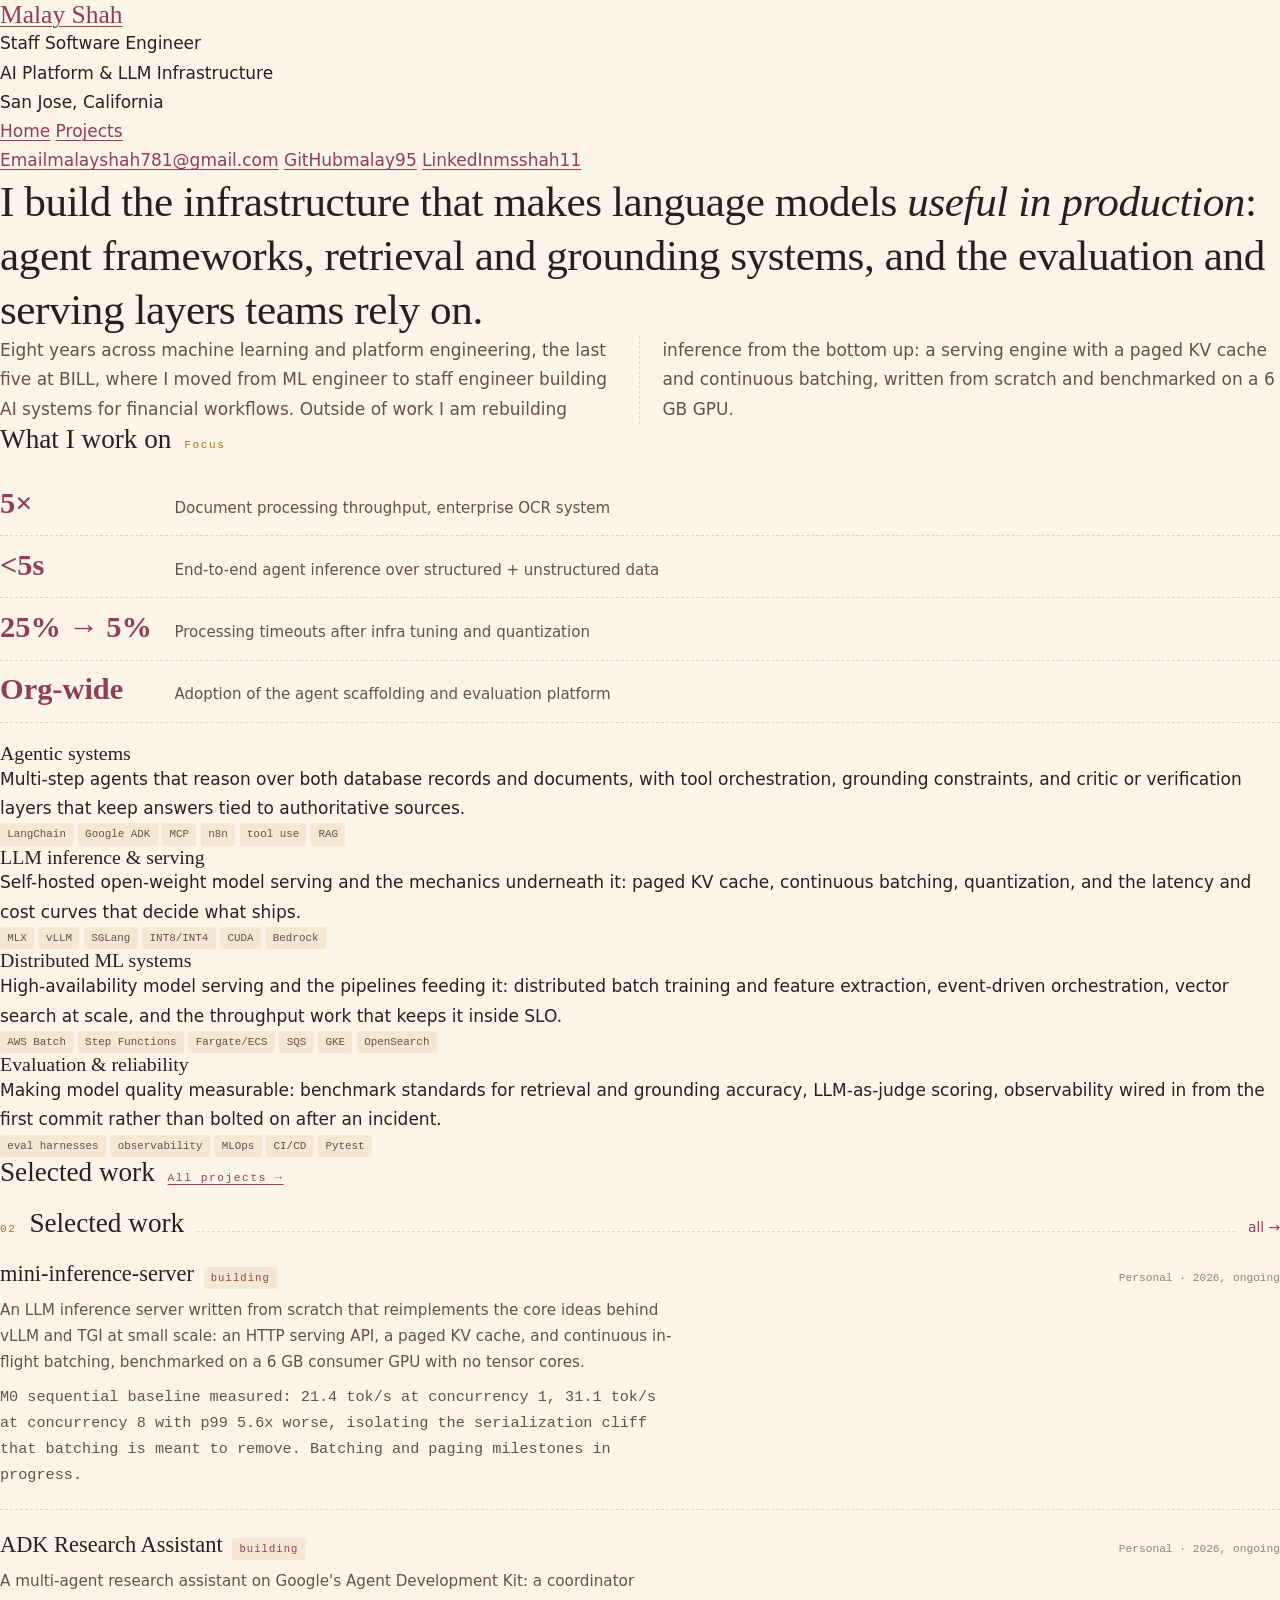
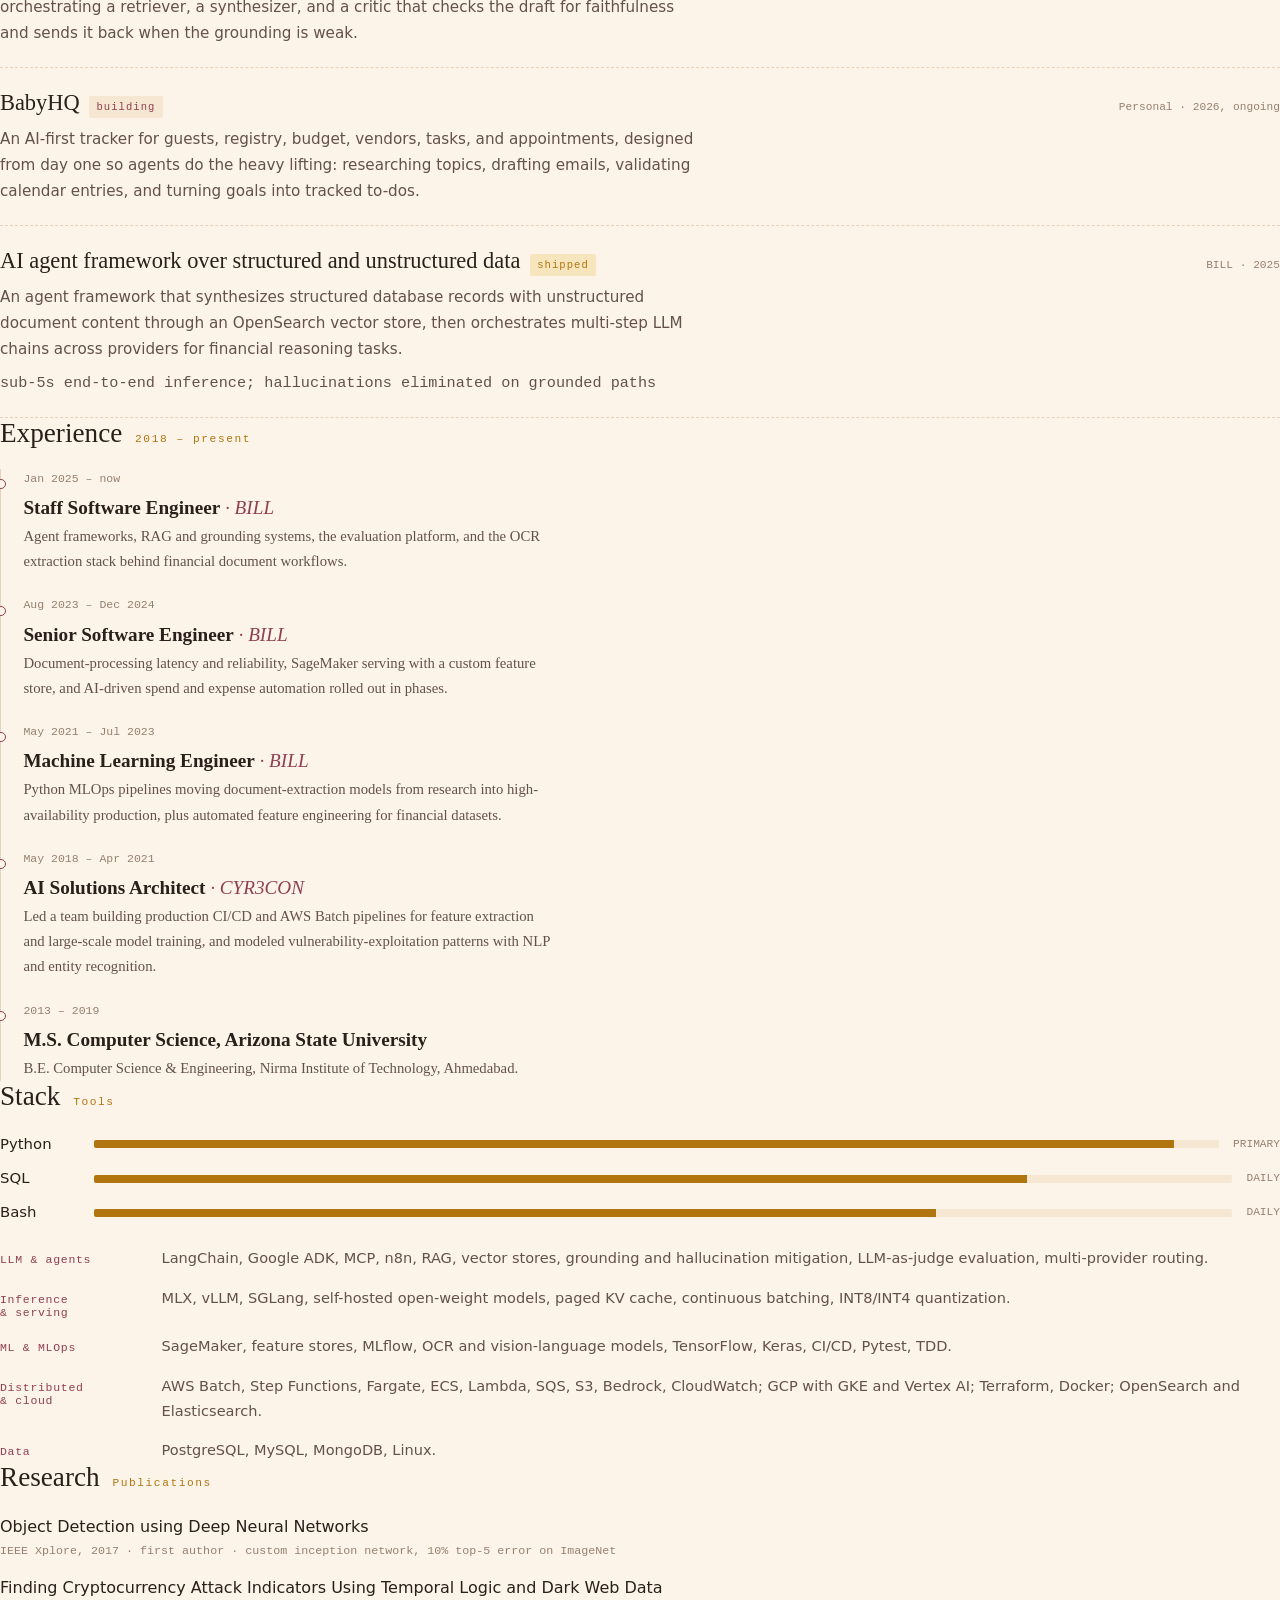
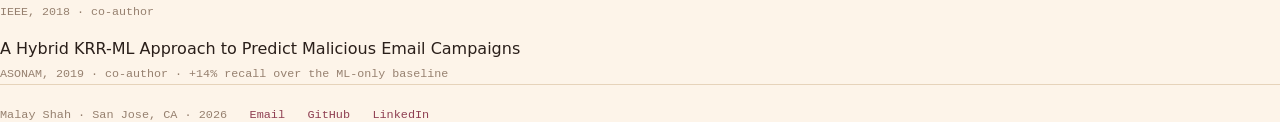
<file: index.html>
<!doctype html>
<html lang="en">
<head>
<meta charset="utf-8">
<meta name="viewport" content="width=device-width, initial-scale=1">
<title>Malay Shah — Staff Software Engineer, AI Platform &amp; LLM Infrastructure</title>
<meta name="description" content="Malay Shah builds production LLM and agent infrastructure: agent frameworks, RAG and grounding systems, evaluation platforms, and distributed ML serving.">
<meta name="author" content="Malay Shah">
<link rel="canonical" href="https://aboutme.malaysshah.com/">
<meta property="og:type" content="profile">
<meta property="og:title" content="Malay Shah — Staff Software Engineer, AI Platform &amp; LLM Infrastructure">
<meta property="og:description" content="Production LLM and agent infrastructure: agent frameworks, RAG and grounding, evaluation platforms, distributed ML serving.">
<meta property="og:url" content="https://aboutme.malaysshah.com/">
<meta name="twitter:card" content="summary">
<meta name="theme-color" content="#f6f7f6" media="(prefers-color-scheme: light)">
<meta name="theme-color" content="#0e1213" media="(prefers-color-scheme: dark)">
<link rel="icon" href="data:image/svg+xml,<svg xmlns='http://www.w3.org/2000/svg' viewBox='0 0 32 32'><rect width='32' height='32' rx='6' fill='%230d6f60'/><text x='16' y='22' font-family='Georgia,serif' font-size='17' fill='%23fff' text-anchor='middle'>M</text></svg>">
<link rel="stylesheet" href="assets/site.css">
</head>
<body>

<a class="skip" href="#main">Skip to content</a>

<div class="shell">
  <aside class="rail">
    <div class="namecard">
      <h1 class="name"><a href="index.html">Malay Shah</a></h1>
      <p class="role">Staff Software Engineer<br>AI Platform &amp; LLM Infrastructure</p>
      <p class="place">San Jose, California</p>
    </div>

    <!-- Tabs render from SITE.nav. The markup below is the no-JS fallback. -->
    <nav class="nav" data-nav aria-label="Sections">
      <a href="index.html" aria-current="page">Home</a>
      <a href="projects.html">Projects</a>
    </nav>

    <div class="contact" data-contact>
      <a href="mailto:malayshah781@gmail.com"><span>Email</span>malayshah781@gmail.com</a>
      <a href="https://github.com/malay95" rel="me noopener"><span>GitHub</span>malay95</a>
      <a href="https://linkedin.com/in/msshah11" rel="me noopener"><span>LinkedIn</span>msshah11</a>
    </div>
  </aside>

  <main class="main" id="main">
    <div>
      <p class="lede">I build the infrastructure that makes language models <em>useful in production</em>: agent frameworks, retrieval and grounding systems, and the evaluation and serving layers teams rely on.</p>
      <p class="sub">Eight years across machine learning and platform engineering, the last five at BILL, where I moved from ML engineer to staff engineer building AI systems for financial workflows. Outside of work I am rebuilding inference from the bottom up: a serving engine with a paged KV cache and continuous batching, written from scratch and benchmarked on a 6 GB GPU.</p>
    </div>

    <section id="focus">
      <div class="sec-head"><h2>What I work on</h2><span class="idx">Focus</span></div>

      <div class="readouts">
        <div class="readout"><b>5&times;</b><span>Document processing throughput, enterprise OCR system</span></div>
        <div class="readout"><b>&lt;5s</b><span>End-to-end agent inference over structured + unstructured data</span></div>
        <div class="readout"><b>25% &rarr; 5%</b><span>Processing timeouts after infra tuning and quantization</span></div>
        <div class="readout"><b>Org-wide</b><span>Adoption of the agent scaffolding and evaluation platform</span></div>
      </div>

      <div class="pillars">
        <div class="pillar">
          <h3>Agentic systems</h3>
          <p>Multi-step agents that reason over both database records and documents, with tool orchestration, grounding constraints, and critic or verification layers that keep answers tied to authoritative sources.</p>
          <div class="tags"><i>LangChain</i><i>Google ADK</i><i>MCP</i><i>n8n</i><i>tool use</i><i>RAG</i></div>
        </div>
        <div class="pillar">
          <h3>LLM inference &amp; serving</h3>
          <p>Self-hosted open-weight model serving and the mechanics underneath it: paged KV cache, continuous batching, quantization, and the latency and cost curves that decide what ships.</p>
          <div class="tags"><i>MLX</i><i>vLLM</i><i>SGLang</i><i>INT8/INT4</i><i>CUDA</i><i>Bedrock</i></div>
        </div>
        <div class="pillar">
          <h3>Distributed ML systems</h3>
          <p>High-availability model serving and the pipelines feeding it: distributed batch training and feature extraction, event-driven orchestration, vector search at scale, and the throughput work that keeps it inside SLO.</p>
          <div class="tags"><i>AWS Batch</i><i>Step Functions</i><i>Fargate/ECS</i><i>SQS</i><i>GKE</i><i>OpenSearch</i></div>
        </div>
        <div class="pillar">
          <h3>Evaluation &amp; reliability</h3>
          <p>Making model quality measurable: benchmark standards for retrieval and grounding accuracy, LLM-as-judge scoring, observability wired in from the first commit rather than bolted on after an incident.</p>
          <div class="tags"><i>eval harnesses</i><i>observability</i><i>MLOps</i><i>CI/CD</i><i>Pytest</i></div>
        </div>
      </div>
    </section>

    <section id="work">
      <div class="sec-head">
        <h2>Selected work</h2>
        <span class="idx"><a href="projects.html">All projects &rarr;</a></span>
      </div>
      <div class="work" data-featured></div>
      <noscript><p class="empty">Project cards need JavaScript. The full list also lives in <a href="projects.html">projects</a>.</p></noscript>
    </section>

    <section id="experience">
      <div class="sec-head"><h2>Experience</h2><span class="idx">2018 &ndash; present</span></div>
      <div class="roles">
        <div class="role-row">
          <div class="when">Jan 2025 &ndash; now</div>
          <div class="what">
            <strong>Staff Software Engineer</strong> <em>&middot; BILL</em>
            <p>Agent frameworks, RAG and grounding systems, the evaluation platform, and the OCR extraction stack behind financial document workflows.</p>
          </div>
        </div>
        <div class="role-row">
          <div class="when">Aug 2023 &ndash; Dec 2024</div>
          <div class="what">
            <strong>Senior Software Engineer</strong> <em>&middot; BILL</em>
            <p>Document-processing latency and reliability, SageMaker serving with a custom feature store, and AI-driven spend and expense automation rolled out in phases.</p>
          </div>
        </div>
        <div class="role-row">
          <div class="when">May 2021 &ndash; Jul 2023</div>
          <div class="what">
            <strong>Machine Learning Engineer</strong> <em>&middot; BILL</em>
            <p>Python MLOps pipelines moving document-extraction models from research into high-availability production, plus automated feature engineering for financial datasets.</p>
          </div>
        </div>
        <div class="role-row">
          <div class="when">May 2018 &ndash; Apr 2021</div>
          <div class="what">
            <strong>AI Solutions Architect</strong> <em>&middot; CYR3CON</em>
            <p>Led a team building production CI/CD and AWS Batch pipelines for feature extraction and large-scale model training, and modeled vulnerability-exploitation patterns with NLP and entity recognition.</p>
          </div>
        </div>
        <div class="role-row">
          <div class="when">2013 &ndash; 2019</div>
          <div class="what">
            <strong>M.S. Computer Science, Arizona State University</strong>
            <p>B.E. Computer Science &amp; Engineering, Nirma Institute of Technology, Ahmedabad.</p>
          </div>
        </div>
      </div>
    </section>

    <section id="stack">
      <div class="sec-head"><h2>Stack</h2><span class="idx">Tools</span></div>

      <div class="langs">
        <div class="lang"><span>Python</span><span class="bar"><i style="width:96%"></i></span><span class="lvl">PRIMARY</span></div>
        <div class="lang"><span>SQL</span><span class="bar"><i style="width:82%"></i></span><span class="lvl">DAILY</span></div>
        <div class="lang"><span>Bash</span><span class="bar"><i style="width:74%"></i></span><span class="lvl">DAILY</span></div>
      </div>

      <div class="stack">
        <div class="group">
          <h3>LLM &amp; agents</h3>
          <p>LangChain, Google ADK, MCP, n8n, RAG, vector stores, grounding and hallucination mitigation, LLM-as-judge evaluation, multi-provider routing.</p>
        </div>
        <div class="group">
          <h3>Inference &amp; serving</h3>
          <p>MLX, vLLM, SGLang, self-hosted open-weight models, paged KV cache, continuous batching, INT8/INT4 quantization.</p>
        </div>
        <div class="group">
          <h3>ML &amp; MLOps</h3>
          <p>SageMaker, feature stores, MLflow, OCR and vision-language models, TensorFlow, Keras, CI/CD, Pytest, TDD.</p>
        </div>
        <div class="group">
          <h3>Distributed &amp; cloud</h3>
          <p>AWS Batch, Step Functions, Fargate, ECS, Lambda, SQS, S3, Bedrock, CloudWatch; GCP with GKE and Vertex AI; Terraform, Docker; OpenSearch and Elasticsearch.</p>
        </div>
        <div class="group">
          <h3>Data</h3>
          <p>PostgreSQL, MySQL, MongoDB, Linux.</p>
        </div>
      </div>
    </section>

    <section id="research">
      <div class="sec-head"><h2>Research</h2><span class="idx">Publications</span></div>
      <div class="pubs">
        <div class="pub">
          <b>Object Detection using Deep Neural Networks</b>
          <span>IEEE Xplore, 2017 &middot; first author &middot; custom inception network, 10% top-5 error on ImageNet</span>
        </div>
        <div class="pub">
          <b>Finding Cryptocurrency Attack Indicators Using Temporal Logic and Dark Web Data</b>
          <span>IEEE, 2018 &middot; co-author</span>
        </div>
        <div class="pub">
          <b>A Hybrid KRR-ML Approach to Predict Malicious Email Campaigns</b>
          <span>ASONAM, 2019 &middot; co-author &middot; +14% recall over the ML-only baseline</span>
        </div>
      </div>
    </section>

    <footer>
      <span>Malay Shah &middot; San Jose, CA &middot; <span data-year>2026</span></span>
      <a href="mailto:malayshah781@gmail.com">Email</a>
      <a href="https://github.com/malay95" rel="noopener">GitHub</a>
      <a href="https://linkedin.com/in/msshah11" rel="noopener">LinkedIn</a>
    </footer>
  </main>
</div>

<script src="data/projects.js"></script>
<script src="assets/site.js"></script>
</body>
</html>
</file>
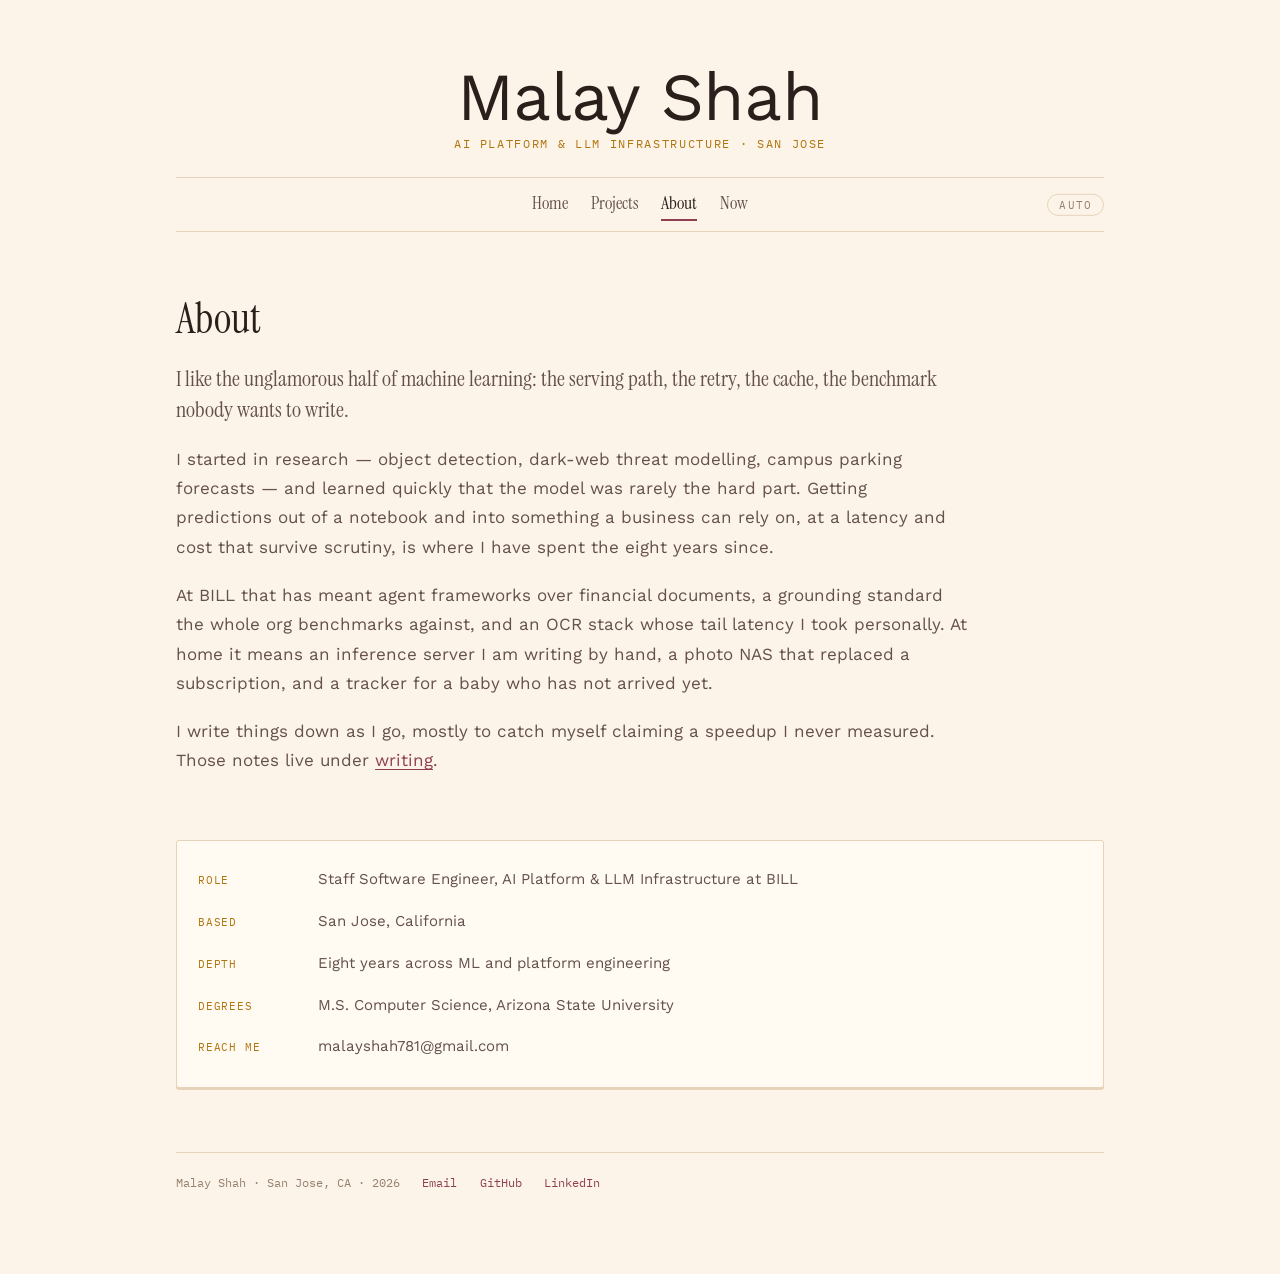
<file: about.html>
<!doctype html>
<html lang="en">
<head>
<meta charset="utf-8">
<meta name="viewport" content="width=device-width, initial-scale=1">
<title>About — Malay Shah</title>
<meta name="description" content="Eight years across machine learning and platform engineering, the last five building AI systems for financial workflows at BILL.">
<meta name="author" content="Malay Shah">
<link rel="canonical" href="https://aboutme.malaysshah.com/about.html">
<meta property="og:url" content="https://aboutme.malaysshah.com/about.html">
<meta property="og:type" content="website">
<meta property="og:title" content="About — Malay Shah">
<meta property="og:description" content="Eight years across machine learning and platform engineering, the last five building AI systems for financial workflows at BILL.">
<meta name="twitter:card" content="summary">
<meta name="theme-color" content="#fdf4e9" media="(prefers-color-scheme: light)">
<meta name="theme-color" content="#1a1411" media="(prefers-color-scheme: dark)">
<link rel="icon" href="data:image/svg+xml,<svg xmlns='http://www.w3.org/2000/svg' viewBox='0 0 32 32'><rect width='32' height='32' rx='6' fill='%238f3f52'/><text x='16' y='23' font-family='Georgia,serif' font-size='18' fill='%23fdf4e9' text-anchor='middle'>M</text></svg>">
<link rel="preconnect" href="https://fonts.googleapis.com">
<link rel="preconnect" href="https://fonts.gstatic.com" crossorigin>
<link href="https://fonts.googleapis.com/css2?family=Instrument+Serif:ital@0;1&family=Work+Sans:ital,wght@0,400;0,500;0,600;1,400&family=IBM+Plex+Mono:wght@400;500&display=swap" rel="stylesheet">
<link rel="stylesheet" href="assets/site.css">
</head>
<body>
<a class="skip" href="#main">Skip to content</a>
<div class="progress" aria-hidden="true"></div>

<div class="wrap">
  <header data-masthead>
    <!-- Rendered from SITE.nav. This markup is the no-JS fallback. -->
    <div style="display:flex;flex-direction:column;gap:.2rem">
      <p class="name"><a href="index.html">Malay Shah</a></p>
      <p class="kicker">AI PLATFORM &amp; LLM INFRASTRUCTURE &middot; SAN JOSE</p>
    </div>
    <nav class="tabs" aria-label="Sections">
      <a href="index.html">Home</a>
      <a href="writing.html">Writing</a>
      <a href="projects.html">Projects</a>
      <a href="about.html">About</a>
      <a href="now.html">Now</a>
    </nav>
  </header>

  <main id="main" style="display:flex;flex-direction:column;gap:clamp(2.5rem,6vw,4rem)">
    <div class="prose">
      <h1 style="font-size:clamp(2rem,5vw,2.6rem)">About</h1>
      <p class="big">I like the unglamorous half of machine learning: the serving path, the retry, the cache, the benchmark nobody wants to write.</p>
      <p>I started in research &mdash; object detection, dark-web threat modelling, campus parking forecasts &mdash; and learned quickly that the model was rarely the hard part. Getting predictions out of a notebook and into something a business can rely on, at a latency and cost that survive scrutiny, is where I have spent the eight years since.</p>
      <p>At BILL that has meant agent frameworks over financial documents, a grounding standard the whole org benchmarks against, and an OCR stack whose tail latency I took personally. At home it means an inference server I am writing by hand, a photo NAS that replaced a subscription, and a tracker for a baby who has not arrived yet.</p>
      <p>I write things down as I go, mostly to catch myself claiming a speedup I never measured. Those notes live under <a href="writing.html">writing</a>.</p>
    </div>
    <div data-facts class="facts"></div>
  </main>

  <footer>
    <span>Malay Shah &middot; San Jose, CA &middot; <span data-year>2026</span></span>
    <a href="mailto:malayshah781@gmail.com">Email</a>
    <a href="https://github.com/malay95" rel="me noopener">GitHub</a>
    <a href="https://linkedin.com/in/msshah11" rel="me noopener">LinkedIn</a>
  </footer>
</div>

<script src="data/site.js"></script>
<script src="assets/site.js"></script>
</body>
</html>
</file>
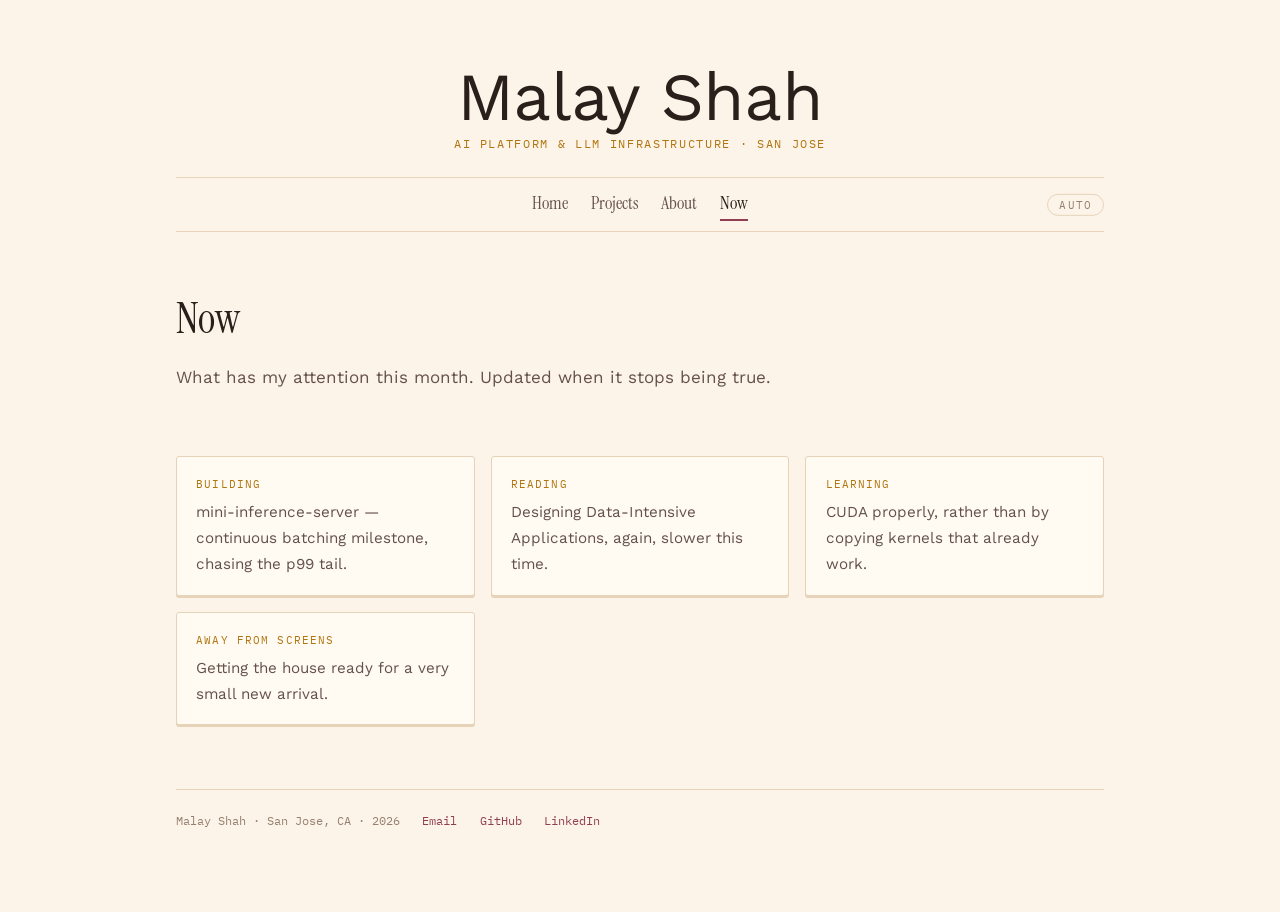
<file: now.html>
<!doctype html>
<html lang="en">
<head>
<meta charset="utf-8">
<meta name="viewport" content="width=device-width, initial-scale=1">
<title>Now — Malay Shah</title>
<meta name="description" content="What Malay Shah is building, reading, and learning this month.">
<meta name="author" content="Malay Shah">
<link rel="canonical" href="https://aboutme.malaysshah.com/now.html">
<meta property="og:url" content="https://aboutme.malaysshah.com/now.html">
<meta property="og:type" content="website">
<meta property="og:title" content="Now — Malay Shah">
<meta property="og:description" content="What Malay Shah is building, reading, and learning this month.">
<meta name="twitter:card" content="summary">
<meta name="theme-color" content="#fdf4e9" media="(prefers-color-scheme: light)">
<meta name="theme-color" content="#1a1411" media="(prefers-color-scheme: dark)">
<link rel="icon" href="data:image/svg+xml,<svg xmlns='http://www.w3.org/2000/svg' viewBox='0 0 32 32'><rect width='32' height='32' rx='6' fill='%238f3f52'/><text x='16' y='23' font-family='Georgia,serif' font-size='18' fill='%23fdf4e9' text-anchor='middle'>M</text></svg>">
<link rel="preconnect" href="https://fonts.googleapis.com">
<link rel="preconnect" href="https://fonts.gstatic.com" crossorigin>
<link href="https://fonts.googleapis.com/css2?family=Instrument+Serif:ital@0;1&family=Work+Sans:ital,wght@0,400;0,500;0,600;1,400&family=IBM+Plex+Mono:wght@400;500&display=swap" rel="stylesheet">
<link rel="stylesheet" href="assets/site.css">
</head>
<body>
<a class="skip" href="#main">Skip to content</a>
<div class="progress" aria-hidden="true"></div>

<div class="wrap">
  <header data-masthead>
    <!-- Rendered from SITE.nav. This markup is the no-JS fallback. -->
    <div style="display:flex;flex-direction:column;gap:.2rem">
      <p class="name"><a href="index.html">Malay Shah</a></p>
      <p class="kicker">AI PLATFORM &amp; LLM INFRASTRUCTURE &middot; SAN JOSE</p>
    </div>
    <nav class="tabs" aria-label="Sections">
      <a href="index.html">Home</a>
      <a href="writing.html">Writing</a>
      <a href="projects.html">Projects</a>
      <a href="about.html">About</a>
      <a href="now.html">Now</a>
    </nav>
  </header>

  <main id="main" style="display:flex;flex-direction:column;gap:clamp(2.5rem,6vw,4rem)">
    <div class="prose">
      <h1 style="font-size:clamp(2rem,5vw,2.6rem)">Now</h1>
      <p>What has my attention this month. Updated when it stops being true.</p>
    </div>
    <div data-now class="nowgrid"></div>
  </main>

  <footer>
    <span>Malay Shah &middot; San Jose, CA &middot; <span data-year>2026</span></span>
    <a href="mailto:malayshah781@gmail.com">Email</a>
    <a href="https://github.com/malay95" rel="me noopener">GitHub</a>
    <a href="https://linkedin.com/in/msshah11" rel="me noopener">LinkedIn</a>
  </footer>
</div>

<script src="data/site.js"></script>
<script src="assets/site.js"></script>
</body>
</html>
</file>
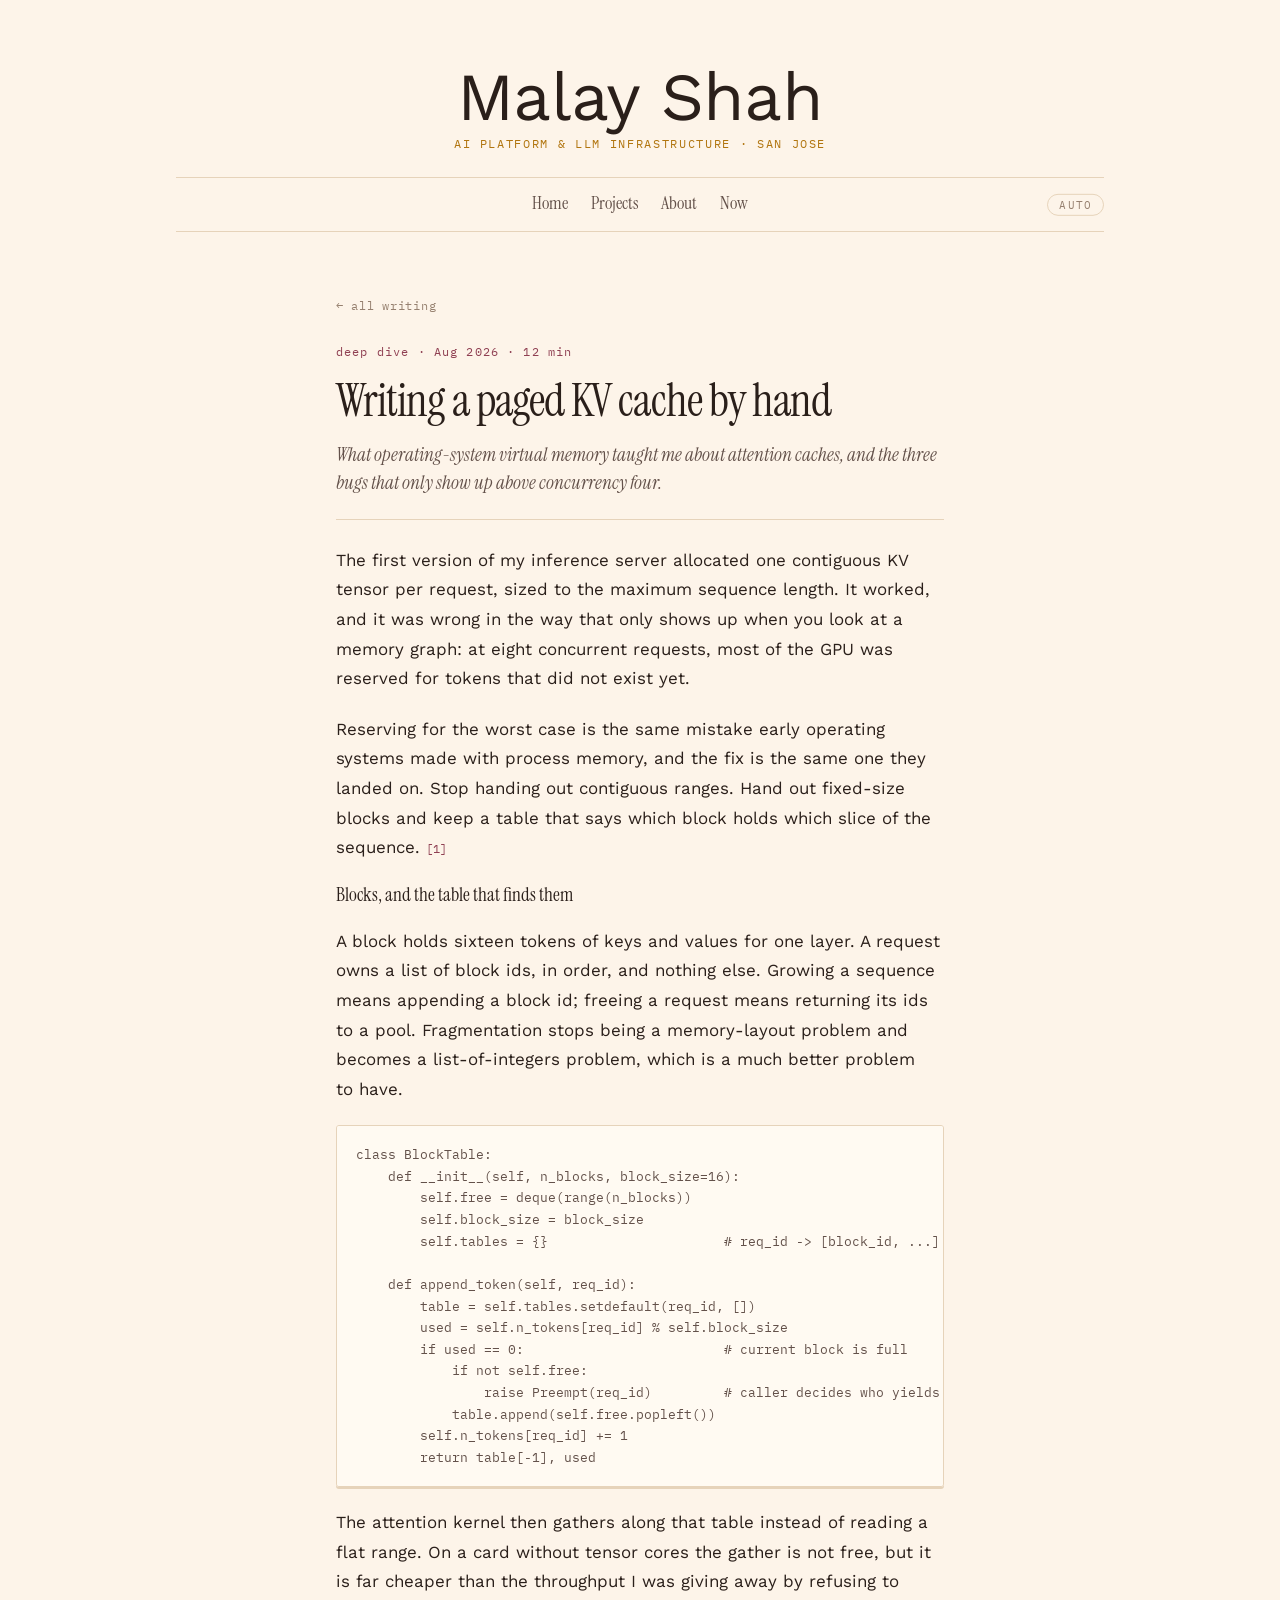
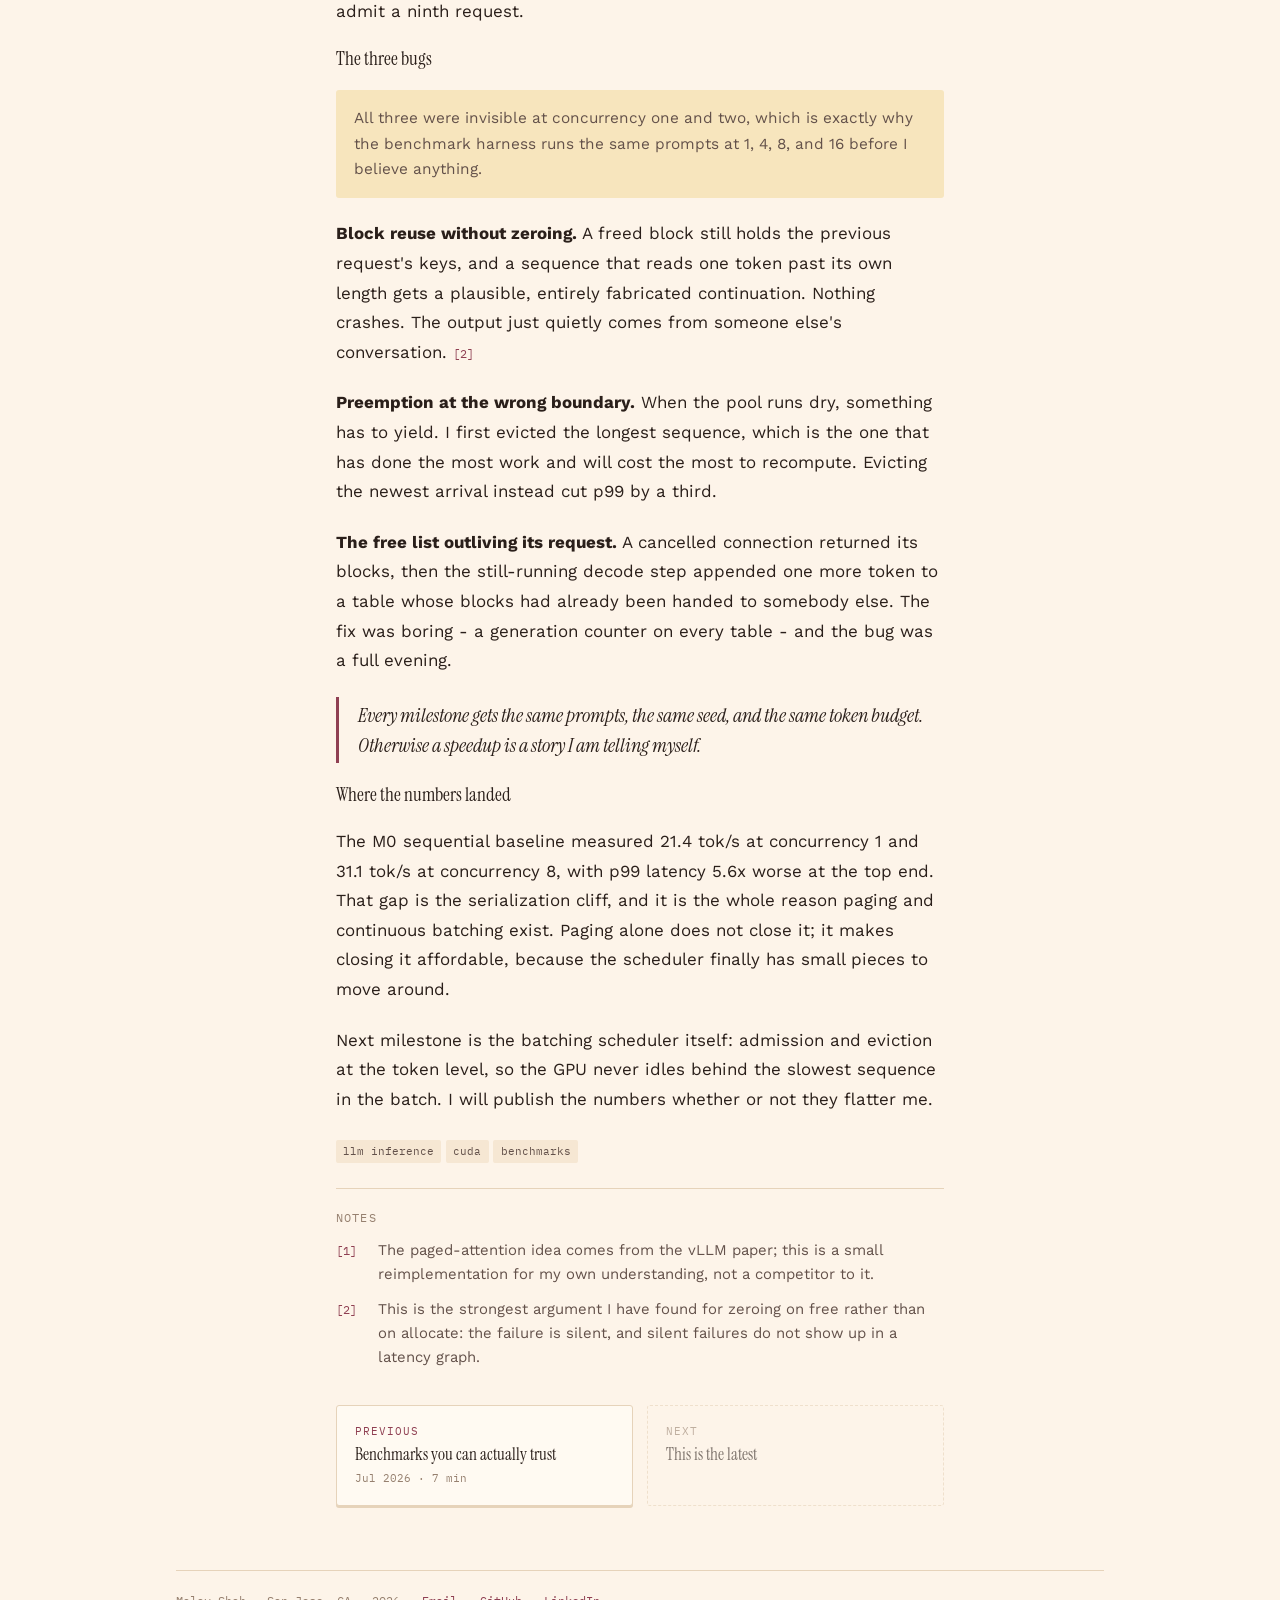
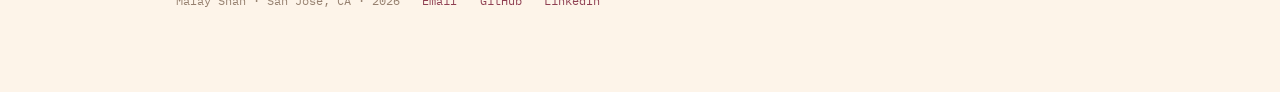
<file: post.html>
<!doctype html>
<html lang="en">
<head>
<meta charset="utf-8">
<meta name="viewport" content="width=device-width, initial-scale=1">
<title>Writing — Malay Shah</title>
<meta name="description" content="A post by Malay Shah.">
<meta name="robots" content="noindex">
<meta name="author" content="Malay Shah">
<link rel="canonical" href="https://aboutme.malaysshah.com/post.html">
<meta property="og:url" content="https://aboutme.malaysshah.com/post.html">
<meta property="og:type" content="website">
<meta property="og:title" content="Writing — Malay Shah">
<meta property="og:description" content="A post by Malay Shah.">
<meta name="twitter:card" content="summary">
<meta name="theme-color" content="#fdf4e9" media="(prefers-color-scheme: light)">
<meta name="theme-color" content="#1a1411" media="(prefers-color-scheme: dark)">
<link rel="icon" href="data:image/svg+xml,<svg xmlns='http://www.w3.org/2000/svg' viewBox='0 0 32 32'><rect width='32' height='32' rx='6' fill='%238f3f52'/><text x='16' y='23' font-family='Georgia,serif' font-size='18' fill='%23fdf4e9' text-anchor='middle'>M</text></svg>">
<link rel="preconnect" href="https://fonts.googleapis.com">
<link rel="preconnect" href="https://fonts.gstatic.com" crossorigin>
<link href="https://fonts.googleapis.com/css2?family=Instrument+Serif:ital@0;1&family=Work+Sans:ital,wght@0,400;0,500;0,600;1,400&family=IBM+Plex+Mono:wght@400;500&display=swap" rel="stylesheet">
<link rel="stylesheet" href="assets/site.css">
</head>
<body>
<a class="skip" href="#main">Skip to content</a>
<div class="progress" aria-hidden="true"></div>

<div class="wrap">
  <header data-masthead>
    <!-- Rendered from SITE.nav. This markup is the no-JS fallback. -->
    <div style="display:flex;flex-direction:column;gap:.2rem">
      <p class="name"><a href="index.html">Malay Shah</a></p>
      <p class="kicker">AI PLATFORM &amp; LLM INFRASTRUCTURE &middot; SAN JOSE</p>
    </div>
    <nav class="tabs" aria-label="Sections">
      <a href="index.html">Home</a>
      <a href="writing.html">Writing</a>
      <a href="projects.html">Projects</a>
      <a href="about.html">About</a>
      <a href="now.html">Now</a>
    </nav>
  </header>

  <main id="main" style="display:flex;flex-direction:column;gap:clamp(2.5rem,6vw,4rem)">
    <article data-post class="article"></article>
  </main>

  <footer>
    <span>Malay Shah &middot; San Jose, CA &middot; <span data-year>2026</span></span>
    <a href="mailto:malayshah781@gmail.com">Email</a>
    <a href="https://github.com/malay95" rel="me noopener">GitHub</a>
    <a href="https://linkedin.com/in/msshah11" rel="me noopener">LinkedIn</a>
  </footer>
</div>

<script src="data/site.js"></script>
<script src="assets/md.js"></script>
<script src="assets/site.js"></script>
</body>
</html>
</file>
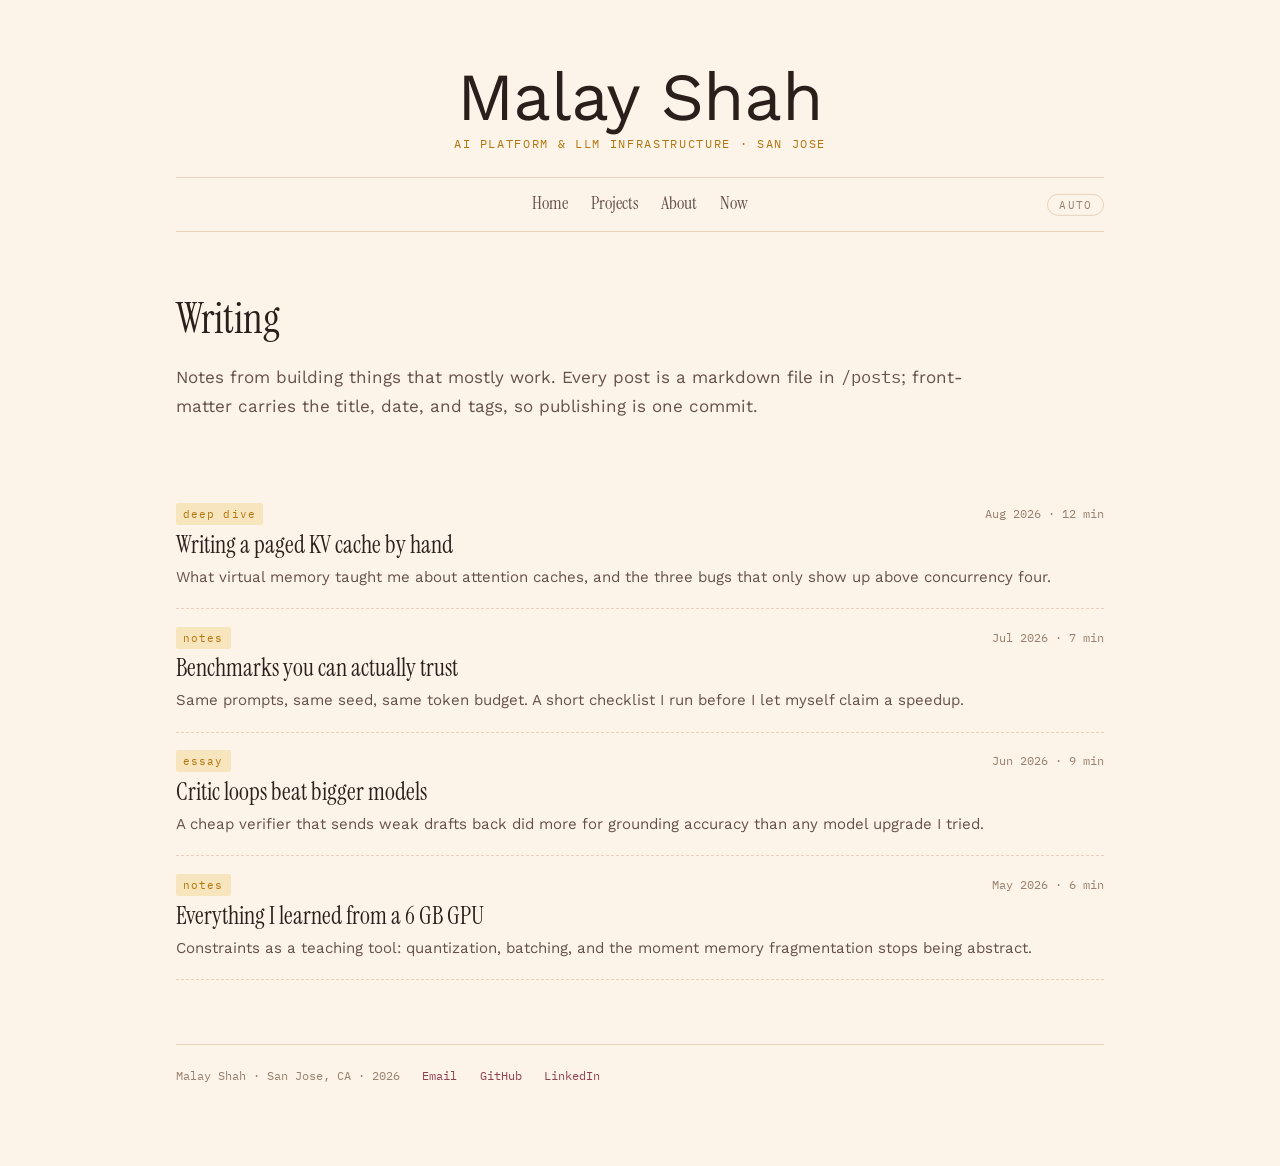
<file: writing.html>
<!doctype html>
<html lang="en">
<head>
<meta charset="utf-8">
<meta name="viewport" content="width=device-width, initial-scale=1">
<title>Writing — Malay Shah</title>
<meta name="description" content="Notes on LLM inference, agent systems, evaluation, and the engineering around them.">
<meta name="robots" content="noindex">
<meta name="author" content="Malay Shah">
<link rel="canonical" href="https://aboutme.malaysshah.com/writing.html">
<meta property="og:url" content="https://aboutme.malaysshah.com/writing.html">
<meta property="og:type" content="website">
<meta property="og:title" content="Writing — Malay Shah">
<meta property="og:description" content="Notes on LLM inference, agent systems, evaluation, and the engineering around them.">
<meta name="twitter:card" content="summary">
<meta name="theme-color" content="#fdf4e9" media="(prefers-color-scheme: light)">
<meta name="theme-color" content="#1a1411" media="(prefers-color-scheme: dark)">
<link rel="icon" href="data:image/svg+xml,<svg xmlns='http://www.w3.org/2000/svg' viewBox='0 0 32 32'><rect width='32' height='32' rx='6' fill='%238f3f52'/><text x='16' y='23' font-family='Georgia,serif' font-size='18' fill='%23fdf4e9' text-anchor='middle'>M</text></svg>">
<link rel="preconnect" href="https://fonts.googleapis.com">
<link rel="preconnect" href="https://fonts.gstatic.com" crossorigin>
<link href="https://fonts.googleapis.com/css2?family=Instrument+Serif:ital@0;1&family=Work+Sans:ital,wght@0,400;0,500;0,600;1,400&family=IBM+Plex+Mono:wght@400;500&display=swap" rel="stylesheet">
<link rel="stylesheet" href="assets/site.css">
</head>
<body>
<a class="skip" href="#main">Skip to content</a>
<div class="progress" aria-hidden="true"></div>

<div class="wrap">
  <header data-masthead>
    <!-- Rendered from SITE.nav. This markup is the no-JS fallback. -->
    <div style="display:flex;flex-direction:column;gap:.2rem">
      <p class="name"><a href="index.html">Malay Shah</a></p>
      <p class="kicker">AI PLATFORM &amp; LLM INFRASTRUCTURE &middot; SAN JOSE</p>
    </div>
    <nav class="tabs" aria-label="Sections">
      <a href="index.html">Home</a>
      <a href="writing.html">Writing</a>
      <a href="projects.html">Projects</a>
      <a href="about.html">About</a>
      <a href="now.html">Now</a>
    </nav>
  </header>

  <main id="main" style="display:flex;flex-direction:column;gap:clamp(2.5rem,6vw,4rem)">
    <div class="prose">
      <h1 style="font-size:clamp(2rem,5vw,2.6rem)">Writing</h1>
      <p>Notes from building things that mostly work. Every post is a markdown file in <code>/posts</code>; front-matter carries the title, date, and tags, so publishing is one commit.</p>
    </div>
    <div data-writing class="postindex"></div>
    <noscript><p class="empty">The post list renders with JavaScript. The markdown files themselves live in <code>/posts</code>.</p></noscript>
  </main>

  <footer>
    <span>Malay Shah &middot; San Jose, CA &middot; <span data-year>2026</span></span>
    <a href="mailto:malayshah781@gmail.com">Email</a>
    <a href="https://github.com/malay95" rel="me noopener">GitHub</a>
    <a href="https://linkedin.com/in/msshah11" rel="me noopener">LinkedIn</a>
  </footer>
</div>

<script src="data/site.js"></script>
<script src="assets/site.js"></script>
</body>
</html>
</file>
<file: assets/site.css>
/* ==========================================================================
   Malay Shah - personal site, v2 "Sunlit Journal"
   Tokens at the top. Light is the base; two dark states redefine it.
   No build step, no dependencies.
   ========================================================================== */

:root {
  --ground:#fdf4e9; --surface:#fffaf2; --alt:#f6e7d3; --ink:#2a1f1a; --soft:#63514a;
  --faint:#96806f; --rule:#e6d3ba; --accent:#8f3f52; --gold:#b1750f; --gold-soft:#f7e5bd;
  --lift:0 2px 0 var(--rule);
  --display:"Instrument Serif", Georgia, "Times New Roman", serif;
  --body:"Work Sans", ui-sans-serif, system-ui, "Segoe UI", sans-serif;
  --mono:"IBM Plex Mono", ui-monospace, "SF Mono", Menlo, Consolas, monospace;
  --measure:72ch;
}
@media (prefers-color-scheme: dark) {
  :root:not([data-theme="light"]) {
    --ground:#1a1411; --surface:#221a16; --alt:#2e231c; --ink:#f6ebdd; --soft:#c8b3a5;
    --faint:#9b8574; --rule:#3b2c23; --accent:#e08095; --gold:#e0af4d; --gold-soft:#3a2a15;
    --lift:0 2px 0 var(--rule);
  }
}
:root[data-theme="dark"] {
  --ground:#1a1411; --surface:#221a16; --alt:#2e231c; --ink:#f6ebdd; --soft:#c8b3a5;
  --faint:#9b8574; --rule:#3b2c23; --accent:#e08095; --gold:#e0af4d; --gold-soft:#3a2a15;
  --lift:0 2px 0 var(--rule);
}

/* ---------- base ---------- */
* { box-sizing:border-box; }
html { scroll-behavior:smooth; }
body {
  margin:0; background:var(--ground); color:var(--ink); font-family:var(--body);
  font-size:17px; line-height:1.72; -webkit-font-smoothing:antialiased;
}
a { color:var(--accent); text-underline-offset:3px; text-decoration-thickness:1px; }
a:hover { color:var(--ink); }
:focus-visible { outline:2px solid var(--accent); outline-offset:3px; border-radius:2px; }
h1, h2, h3 { font-family:var(--display); font-weight:400; margin:0; line-height:1.15; text-wrap:balance; }
p { margin:0; }
ul { margin:0; padding:0; list-style:none; }
code, pre { font-family:var(--mono); }

.skip { position:absolute; left:-9999px; top:0; background:var(--surface); color:var(--ink);
  padding:.6rem 1rem; border:1px solid var(--accent); border-radius:3px; z-index:40; }
.skip:focus { left:1rem; top:1rem; }

/* ---------- shell ---------- */
.wrap { max-width:64rem; margin:0 auto; padding:clamp(2rem,5vw,4rem) clamp(1.5rem,5vw,3rem) 5rem;
  display:flex; flex-direction:column; gap:clamp(2.5rem,6vw,4rem); }
.progress { position:fixed; top:0; left:0; height:2px; width:100%; background:var(--accent);
  transform:scaleX(0); transform-origin:left center; z-index:30;
  animation:ruleGrow linear both; animation-timeline:scroll(root); }

/* ---------- masthead ---------- */
.masthead { display:flex; flex-direction:column; gap:1.4rem; align-items:center; text-align:center; }
.masthead h1, .masthead .name { font-size:clamp(2.9rem,7vw,4.2rem); line-height:1; letter-spacing:-.01em; }
.masthead .name a { color:inherit; text-decoration:none; }
.kicker { font-family:var(--mono); font-size:.74rem; letter-spacing:.14em; color:var(--gold); }
.tabs { position:relative; display:flex; flex-wrap:wrap; gap:1.4rem; justify-content:center; width:100%;
  border-top:1px solid var(--rule); border-bottom:1px solid var(--rule); padding:.6rem 0;
  align-items:center; }
.tabs a { font-family:var(--display); font-size:1.15rem; text-decoration:none; color:var(--soft);
  border-bottom:2px solid transparent; transition:color .18s, border-color .18s; }
.tabs a:hover { color:var(--ink); border-bottom-color:var(--rule); }
.tabs a[aria-current="page"] { color:var(--ink); border-bottom-color:var(--accent); }
.theme-btn { position:absolute; right:0; top:50%; transform:translateY(-50%); cursor:pointer; background:none; border:1px solid var(--rule);
  border-radius:999px; padding:.2rem .7rem; font-family:var(--mono); font-size:.68rem;
  letter-spacing:.1em; color:var(--faint); transition:color .18s, border-color .18s; }
.theme-btn:hover { color:var(--ink); border-color:var(--accent); }

/* ---------- hero ---------- */
.hero { display:flex; flex-direction:column; gap:1.2rem; }
.lede { font-family:var(--display); font-size:clamp(1.9rem,4.4vw,2.7rem); line-height:1.24; letter-spacing:-.01em; }
.mark { background:linear-gradient(var(--gold-soft), var(--gold-soft)) left center / 0% 100% no-repeat;
  padding:0 .18em; border-radius:3px; animation:sweep .9s cubic-bezier(.2,.7,.2,1) .55s both; }
.sub { color:var(--soft); column-count:2; column-gap:2.8rem; column-rule:1px dashed var(--rule); }
@media (max-width:54rem) { .sub { column-count:1; column-rule:none; } }
.nowline { display:flex; align-items:center; gap:.65rem; font-family:var(--mono); font-size:.78rem;
  color:var(--faint); background:var(--alt); border-radius:999px; padding:.4rem .95rem; align-self:flex-start; }
.dot { width:.45rem; height:.45rem; border-radius:999px; background:var(--accent); flex:none;
  animation:blink 2.2s ease-in-out infinite; }

/* Portrait sits beside the lede on wide screens, above it on narrow. The text
   column keeps its own flex flow so nothing below the hero has to change. */
.hero-main { display:flex; flex-direction:column; gap:1.2rem; }
.hero--portrait { display:grid; grid-template-columns:minmax(0,1fr) clamp(9rem,20vw,14rem);
  gap:clamp(1.5rem,4vw,2.8rem); align-items:start; }
.hero--portrait .sub { column-count:1; column-rule:none; }
.portrait { margin:0; }
.portrait img { display:block; width:100%; height:auto; aspect-ratio:4/5; object-fit:cover;
  border-radius:3px; transform:rotate(1.2deg); transition:transform .25s; }
/* No frame, no tint, no caption until the pixels are actually here - a missing
   or still-loading photo shows nothing at all rather than an empty box. */
.portrait.is-loaded img { border:1px solid var(--rule); background:var(--alt); box-shadow:var(--lift); }
.portrait:hover img { transform:rotate(0deg); }
.portrait figcaption { display:none; font-family:var(--mono); font-size:.68rem; letter-spacing:.06em;
  color:var(--faint); margin-top:.7rem; text-align:center; }
.portrait.is-loaded figcaption { display:block; }
@media (max-width:46rem) {
  .hero--portrait { grid-template-columns:minmax(0,1fr); }
  .portrait { order:-1; width:min(11rem,45%); }
}

/* ---------- sections ---------- */
section { display:flex; flex-direction:column; gap:1.2rem; scroll-margin-top:2rem; }
.sec-head { display:flex; align-items:baseline; gap:.8rem; }
.sec-head .idx { font-family:var(--mono); font-size:.7rem; letter-spacing:.14em; color:var(--gold); }
.sec-head h2 { font-size:1.7rem; }
.sec-head .fill { flex:1; border-bottom:1px dashed var(--rule); }
.sec-head .more { font-size:.86rem; text-decoration:none; white-space:nowrap; }

/* ---------- metric rows ---------- */
.readouts { display:flex; flex-direction:column; }
.readout { display:grid; grid-template-columns:9.5rem minmax(0,1fr); gap:1.4rem; align-items:baseline;
  padding:.85rem 0; border-bottom:1px dashed var(--rule); }
.readout b { font-family:var(--display); font-size:1.9rem; line-height:1; color:var(--accent); }
.readout span { font-size:.94rem; color:var(--soft); }

/* ---------- post cards ---------- */
.postlist { display:flex; flex-direction:column; gap:.75rem; }
.postcard { text-decoration:none; color:inherit; display:flex; flex-direction:column; gap:.25rem;
  padding:1.05rem 1.2rem; background:var(--surface); border:1px solid var(--rule); border-radius:3px;
  box-shadow:var(--lift); transition:transform .2s, box-shadow .2s; }
.postcard:hover { transform:rotate(-.5deg) translateY(-2px); box-shadow:0 6px 0 var(--rule); }
.postcard .row { display:flex; flex-wrap:wrap; gap:.6rem; align-items:baseline; }
.postcard .t { font-family:var(--display); font-size:1.25rem; line-height:1.3; }
.postcard .meta { font-family:var(--mono); font-size:.7rem; color:var(--faint); margin-left:auto; white-space:nowrap; }
.postcard .blurb { font-size:.92rem; color:var(--soft); }

/* writing index rows */
.postindex { display:flex; flex-direction:column; }
.postrow { text-decoration:none; color:inherit; display:flex; flex-direction:column; gap:.3rem;
  padding:1.1rem 0; border-bottom:1px dashed var(--rule); transition:padding-left .2s; }
.postrow:hover { padding-left:.6rem; }
.postrow .t { font-family:var(--display); font-size:1.5rem; line-height:1.25; }
.kind { font-family:var(--mono); font-size:.66rem; letter-spacing:.1em; color:var(--gold);
  background:var(--gold-soft); border-radius:2px; padding:.12rem .45rem; }

/* ---------- projects ---------- */
.work { display:flex; flex-direction:column; }
.card { display:flex; flex-direction:column; gap:.5rem; padding:1.3rem 0; border-bottom:1px dashed var(--rule); }
.card-top { display:flex; flex-wrap:wrap; align-items:baseline; gap:.6rem; }
.card-top h3 { font-size:1.4rem; line-height:1.25; }
.card p { font-size:.95rem; color:var(--soft); max-width:var(--measure); }
.card ul.points { display:flex; flex-direction:column; gap:.3rem; }
.card ul.points li { font-size:.91rem; color:var(--soft); padding-left:1.1rem; position:relative; max-width:var(--measure); }
.card ul.points li::before { content:"\2014"; position:absolute; left:0; color:var(--gold); }
.result { font-family:var(--mono); font-size:.79rem; color:var(--gold); }
.where { font-family:var(--mono); font-size:.7rem; color:var(--faint); margin-left:auto; white-space:nowrap; }
.chip { font-family:var(--mono); font-size:.66rem; letter-spacing:.1em; border-radius:2px; padding:.12rem .45rem;
  color:var(--soft); background:var(--alt); }
.chip[data-status="active"] { color:var(--accent); }
.chip[data-status="shipped"] { color:var(--gold); background:var(--gold-soft); }
.chip[data-status="archived"] { color:var(--faint); }
.tags { display:flex; flex-wrap:wrap; gap:.3rem; }
.tags i { font-style:normal; font-family:var(--mono); font-size:.68rem; color:var(--soft);
  background:var(--alt); border-radius:2px; padding:.12rem .45rem; }
/* Screenshot or looping GIF inside a project card. Capped so a tall image can
   never push the card's text off the first screen. */
.card-media { margin:.35rem 0 .2rem; max-width:var(--measure); }
.card-media--wide { max-width:100%; }
/* min-height keeps the element non-zero before it decodes: a zero-area image is
   treated as hidden and lazy loading never requests it, which would deadlock
   the is-loaded class below. 2px is invisible while it stays unframed. */
.card-media img { display:block; width:100%; height:auto; min-height:2px; max-height:26rem;
  object-fit:cover; border-radius:3px; }
/* Frame and caption appear only once the image has decoded. Until then the
   figure is weightless, so a lazy image below the fold shows no empty box. */
.card-media.is-loaded img { border:1px solid var(--rule); background:var(--alt); box-shadow:var(--lift); }
.card-media figcaption { display:none; font-family:var(--mono); font-size:.68rem; color:var(--faint); margin-top:.5rem; }
.card-media.is-loaded figcaption { display:block; }

.card-links { display:flex; flex-wrap:wrap; gap:.9rem; }
.card-links a { font-family:var(--mono); font-size:.78rem; text-decoration:none; }
.card-links a::after { content:" \2192"; }

/* filters */
.filters { display:flex; flex-wrap:wrap; gap:.35rem; align-items:center; }
.filters button { cursor:pointer; font-family:var(--mono); font-size:.73rem; background:var(--surface);
  color:var(--soft); border:1px solid var(--rule); border-radius:2px; padding:.25rem .6rem;
  transition:background .18s, color .18s, border-color .18s; }
.filters button:hover { color:var(--ink); border-color:var(--accent); }
.filters button[aria-pressed="true"] { background:var(--accent); border-color:var(--accent); color:var(--ground); }
.count { font-family:var(--mono); font-size:.72rem; color:var(--faint); margin-left:auto; }
.empty { font-size:.9rem; color:var(--faint); padding:1.5rem 0; }

/* ---------- timeline ---------- */
.roles { display:flex; flex-direction:column; gap:1.3rem; border-left:1px solid var(--rule); padding-left:1.4rem; }
.role-row { display:flex; flex-direction:column; gap:.15rem; position:relative; }
.role-row::before { content:""; position:absolute; left:-1.72rem; top:.65rem; width:.5rem; height:.5rem;
  border-radius:999px; background:var(--ground); border:1px solid var(--accent); }
.when { font-family:var(--mono); font-size:.72rem; color:var(--faint); }
.what { font-family:var(--display); font-size:1.2rem; }
.what em { font-style:italic; color:var(--accent); }
.role-row p { font-size:.92rem; color:var(--soft); max-width:var(--measure); }

/* ---------- stack ---------- */
.langs { display:flex; flex-direction:column; gap:.55rem; }
.lang { display:grid; grid-template-columns:5rem 1fr auto; align-items:center; gap:.9rem; font-size:.93rem; }
.lang .bar { height:8px; background:var(--alt); border-radius:2px; overflow:hidden; }
.lang .bar i { display:block; height:100%; background:var(--gold); }
.lang .lvl { font-family:var(--mono); font-size:.7rem; color:var(--faint); }
.stack { display:flex; flex-direction:column; gap:.9rem; }
.group { display:grid; grid-template-columns:9rem minmax(0,1fr); gap:1.1rem; align-items:baseline; }
.group h3 { font-family:var(--mono); font-size:.72rem; letter-spacing:.06em; color:var(--accent); font-weight:500; }
.group p { font-size:.91rem; color:var(--soft); }
@media (max-width:40rem) { .group { grid-template-columns:minmax(0,1fr); gap:.2rem; } }
@media (max-width:34rem) { .theme-btn { position:static; transform:none; } }

/* ---------- publications ---------- */
.pubs { display:flex; flex-direction:column; gap:.8rem; }
.pub { display:flex; flex-direction:column; gap:.05rem; }
.pub b { font-weight:500; font-size:1rem; }
.pub span { font-family:var(--mono); font-size:.73rem; color:var(--faint); }

/* ---------- about / now ---------- */
.prose { display:flex; flex-direction:column; gap:1.2rem; max-width:var(--measure); }
.prose .big { font-family:var(--display); font-size:1.4rem; line-height:1.4; }
.prose p { color:var(--soft); }
.facts { display:flex; flex-direction:column; gap:.1rem; background:var(--surface); border:1px solid var(--rule);
  border-radius:3px; padding:1.2rem 1.3rem; box-shadow:var(--lift); }
.fact { display:grid; grid-template-columns:6.5rem minmax(0,1fr); gap:1rem; padding:.45rem 0; align-items:baseline; }
.fact span:first-child { font-family:var(--mono); font-size:.7rem; letter-spacing:.08em; color:var(--gold); }
.fact span:last-child { font-size:.94rem; color:var(--soft); }
.nowgrid { display:grid; grid-template-columns:repeat(auto-fit,minmax(15rem,1fr)); gap:1rem; }
.nowcard { background:var(--surface); border:1px solid var(--rule); border-radius:3px; padding:1.1rem 1.2rem;
  box-shadow:var(--lift); display:flex; flex-direction:column; gap:.3rem; transition:transform .2s; }
.nowcard:hover { transform:rotate(-.7deg); }
.nowcard span:first-child { font-family:var(--mono); font-size:.7rem; letter-spacing:.1em; color:var(--gold); }
.nowcard span:last-child { font-size:.95rem; color:var(--soft); }

/* ---------- article (a single post) ---------- */
.article { display:flex; flex-direction:column; gap:1.6rem; max-width:38rem; margin:0 auto; width:100%; }
.article .back { font-family:var(--mono); font-size:.74rem; letter-spacing:.06em; text-decoration:none; color:var(--faint); }
.article header { display:flex; flex-direction:column; gap:.85rem; padding-bottom:1.4rem; border-bottom:1px solid var(--rule); }
.article header .meta { font-family:var(--mono); font-size:.72rem; letter-spacing:.1em; color:var(--accent); }
.article h1 { font-size:clamp(2rem,4.6vw,2.9rem); line-height:1.12; letter-spacing:-.02em; }
.article .standfirst { font-family:var(--display); font-style:italic; font-size:1.2rem; line-height:1.45; color:var(--soft); }
.article .body { display:flex; flex-direction:column; gap:1.3rem; }
.article .body p { font-size:1.06rem; line-height:1.75; text-wrap:pretty; }
.article .body h2 { font-size:1.55rem; line-height:1.2; margin-top:1.4rem; }
.article .body h3 { font-size:1.2rem; }
.article .body ul { display:flex; flex-direction:column; gap:.35rem; }
.article .body ul li { padding-left:1.1rem; position:relative; color:var(--soft); }
.article .body ul li::before { content:"\2014"; position:absolute; left:0; color:var(--gold); }
.article .body pre { margin:0; background:var(--surface); border:1px solid var(--rule); border-radius:3px;
  padding:1.1rem 1.2rem; overflow-x:auto; font-size:.82rem; line-height:1.65; color:var(--soft); box-shadow:var(--lift); }
.article .body p code, .article .body li code { font-size:.85em; background:var(--alt); padding:.1rem .35rem; border-radius:3px; }
.article .body blockquote { margin:0; border-left:3px solid var(--accent); padding:.2rem 0 .2rem 1.2rem;
  font-family:var(--display); font-style:italic; font-size:1.25rem; line-height:1.5; }
.article .body .note { background:var(--gold-soft); border-radius:3px; padding:1rem 1.15rem;
  font-size:.96rem; line-height:1.65; color:var(--soft); }
.fnref { font-family:var(--mono); font-size:.72em; text-decoration:none; color:var(--accent); }
.footnotes { display:flex; flex-direction:column; gap:.7rem; border-top:1px solid var(--rule); padding-top:1.2rem; }
.footnotes .label { font-family:var(--mono); font-size:.72rem; letter-spacing:.1em; color:var(--faint); }
.footnote { display:grid; grid-template-columns:2rem minmax(0,1fr); gap:.6rem; align-items:baseline; }
.footnote .n { font-family:var(--mono); font-size:.78rem; color:var(--accent); }
.footnote span:last-child { font-size:.93rem; line-height:1.6; color:var(--soft); }
.pager { display:grid; grid-template-columns:repeat(auto-fit,minmax(13rem,1fr)); gap:.9rem; padding-top:.6rem; }
.pager a, .pager div { display:flex; flex-direction:column; gap:.2rem; padding:1rem 1.1rem; border-radius:3px; }
.pager a { text-decoration:none; color:inherit; background:var(--surface); border:1px solid var(--rule);
  box-shadow:var(--lift); transition:transform .2s, border-color .2s; }
.pager a:hover { transform:translateY(-3px); border-color:var(--accent); }
.pager div { border:1px dashed var(--rule); opacity:.6; }
.pager .lbl { font-family:var(--mono); font-size:.7rem; letter-spacing:.1em; color:var(--accent); }
.pager div .lbl { color:var(--faint); }
.pager .t { font-family:var(--display); font-size:1.05rem; line-height:1.3; }
.pager .meta { font-family:var(--mono); font-size:.7rem; color:var(--faint); }

/* ---------- footer ---------- */
footer { border-top:1px solid var(--rule); padding-top:1.3rem; display:flex; flex-wrap:wrap;
  gap:.8rem 1.4rem; align-items:baseline; font-family:var(--mono); font-size:.74rem; color:var(--faint); }
footer a { text-decoration:none; }

/* ---------- motion ---------- */
@keyframes riseIn { from { opacity:0; transform:translateY(14px); } to { opacity:1; transform:translateY(0); } }
@keyframes slideIn { from { opacity:0; transform:translateX(-10px); } to { opacity:1; transform:translateX(0); } }
@keyframes fadeUpSoft { from { opacity:0; transform:translateY(8px); } to { opacity:1; transform:translateY(0); } }
@keyframes sweep { from { background-size:0% 100%; } to { background-size:100% 100%; } }
@keyframes ruleGrow { from { transform:scaleX(0); } to { transform:scaleX(1); } }
@keyframes blink { 0%,100% { opacity:.3; } 50% { opacity:1; } }
[data-enter] { animation:riseIn .75s cubic-bezier(.2,.7,.2,1) both; }
[data-enter="2"] { animation-delay:.09s; }
[data-enter="3"] { animation-delay:.18s; }
[data-enter="4"] { animation-delay:.27s; }
/* Scroll-linked reveals where supported. Browsers without scroll-driven
   animations get the IntersectionObserver fallback in site.js. */
@supports (animation-timeline: view()) {
  [data-reveal] { animation:fadeUpSoft .8s cubic-bezier(.2,.7,.2,1) both; animation-timeline:view();
    animation-range:entry 0% cover 16%; }
  [data-reveal="row"] { animation-name:slideIn; animation-duration:.6s; animation-range:entry 0% cover 14%; }
  [data-reveal="rule"] { animation-name:ruleGrow; transform-origin:left center; animation-range:entry 5% cover 18%; }
}
/* JS fallback: hidden until seen, then revealed once. */
.js-reveal { opacity:0; transform:translateY(10px); transition:opacity .7s ease, transform .7s cubic-bezier(.2,.7,.2,1); }
.js-reveal.seen { opacity:1; transform:none; }

@media (prefers-reduced-motion: reduce) {
  html { scroll-behavior:auto; }
  * { animation:none !important; transition:none !important; }
  .js-reveal { opacity:1; transform:none; }
  .mark { background-size:100% 100%; }
}
</file>
